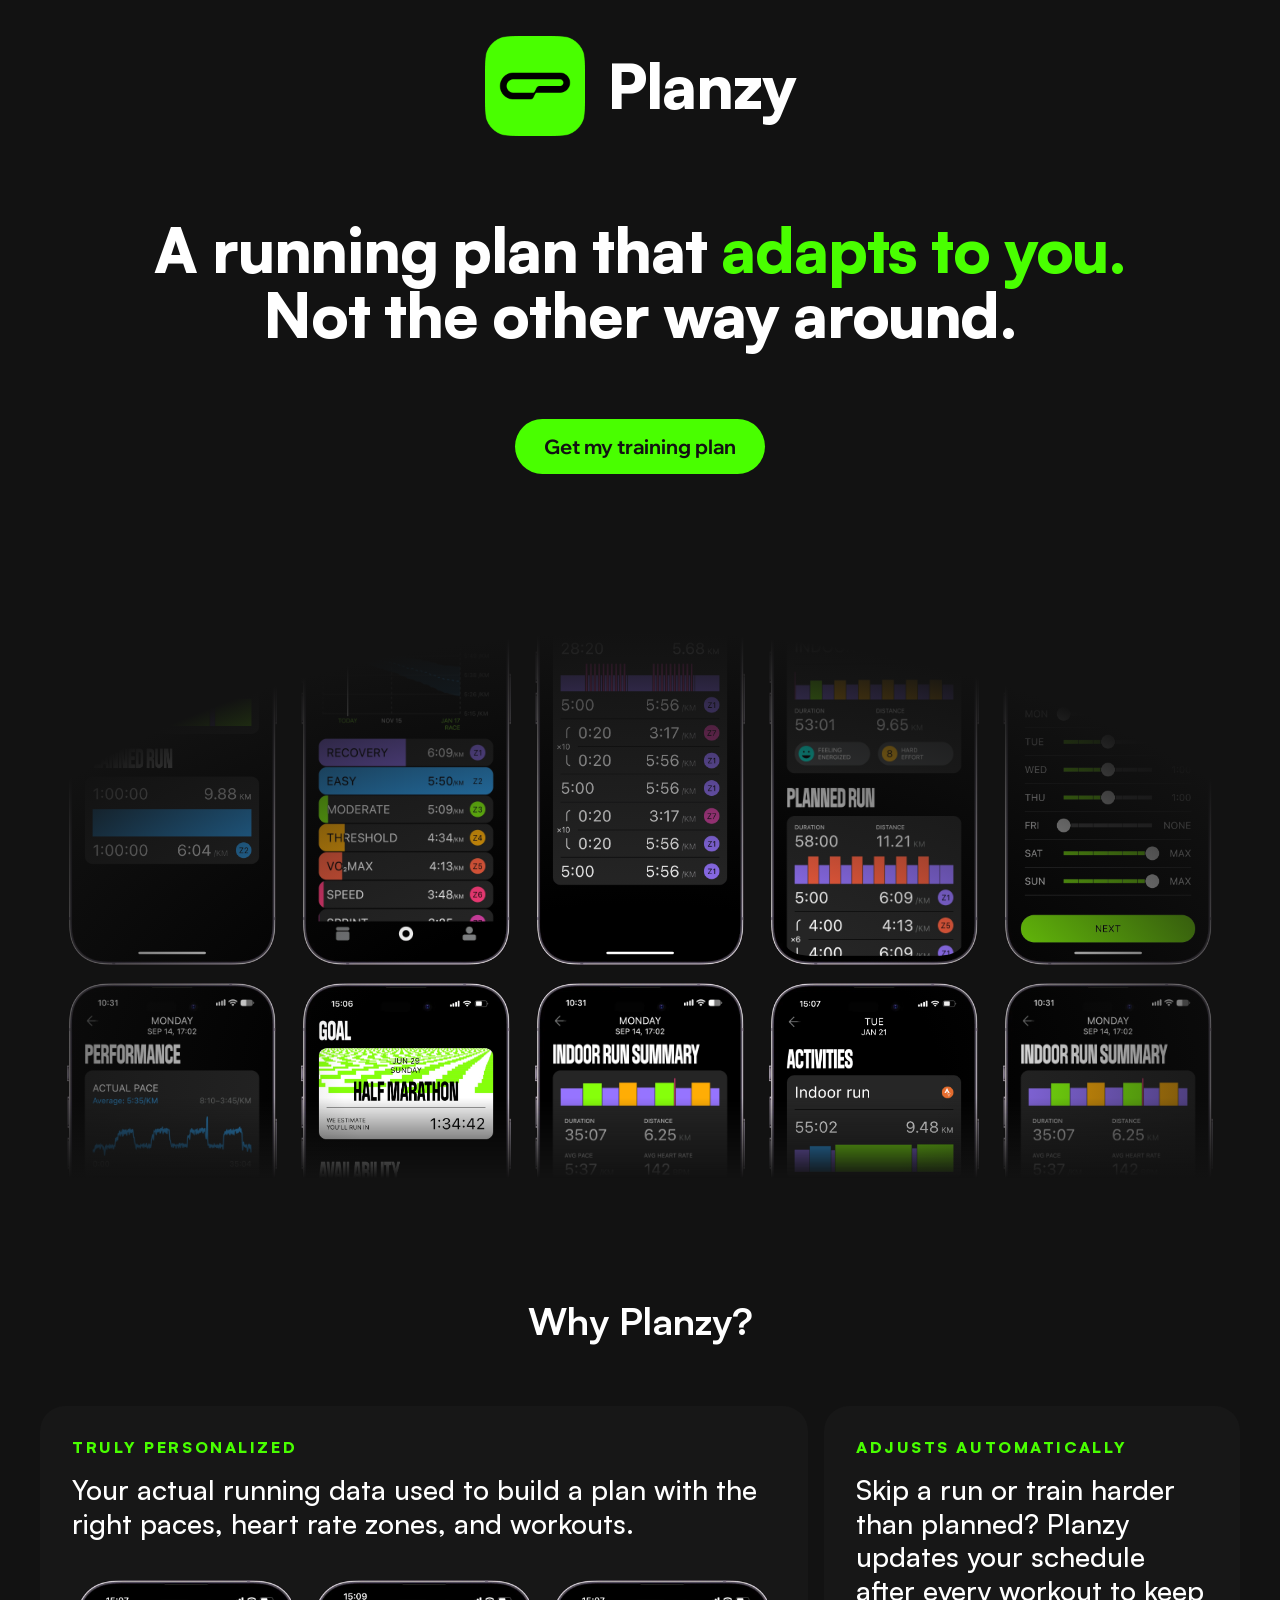
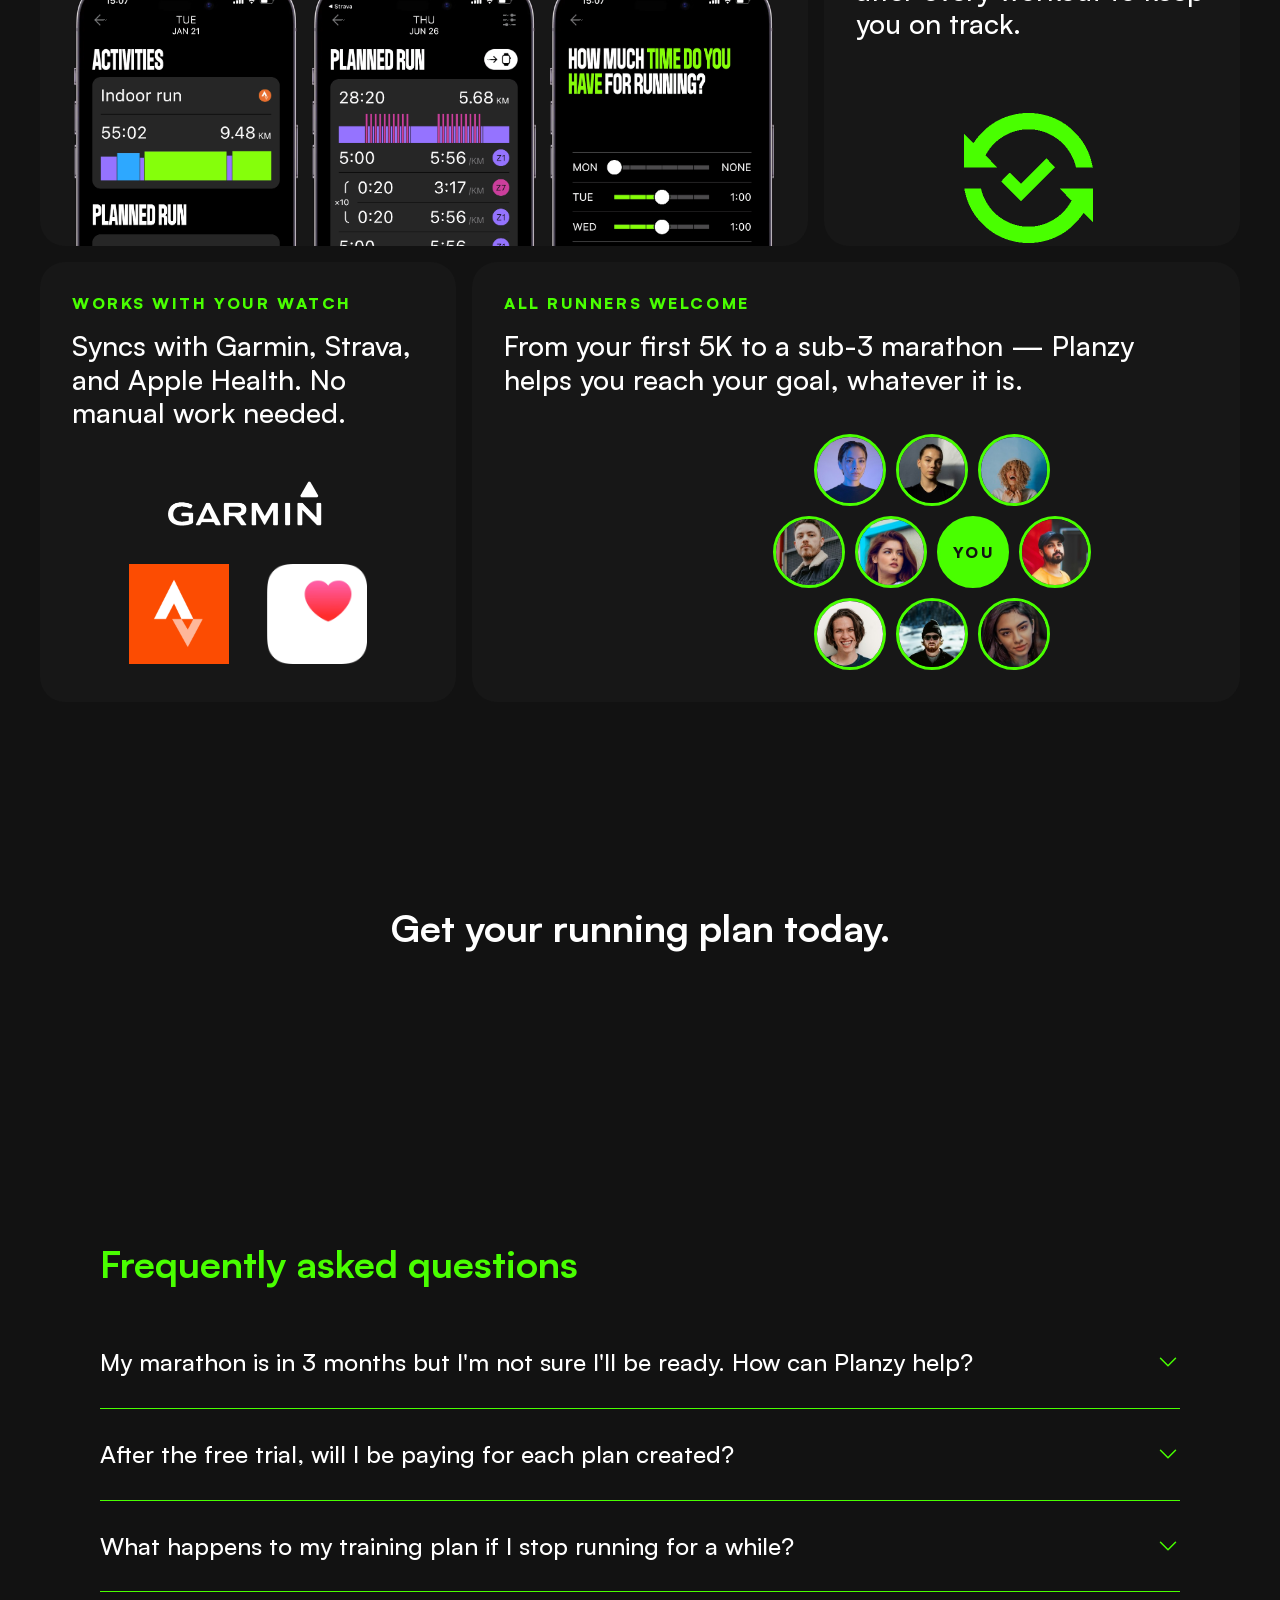
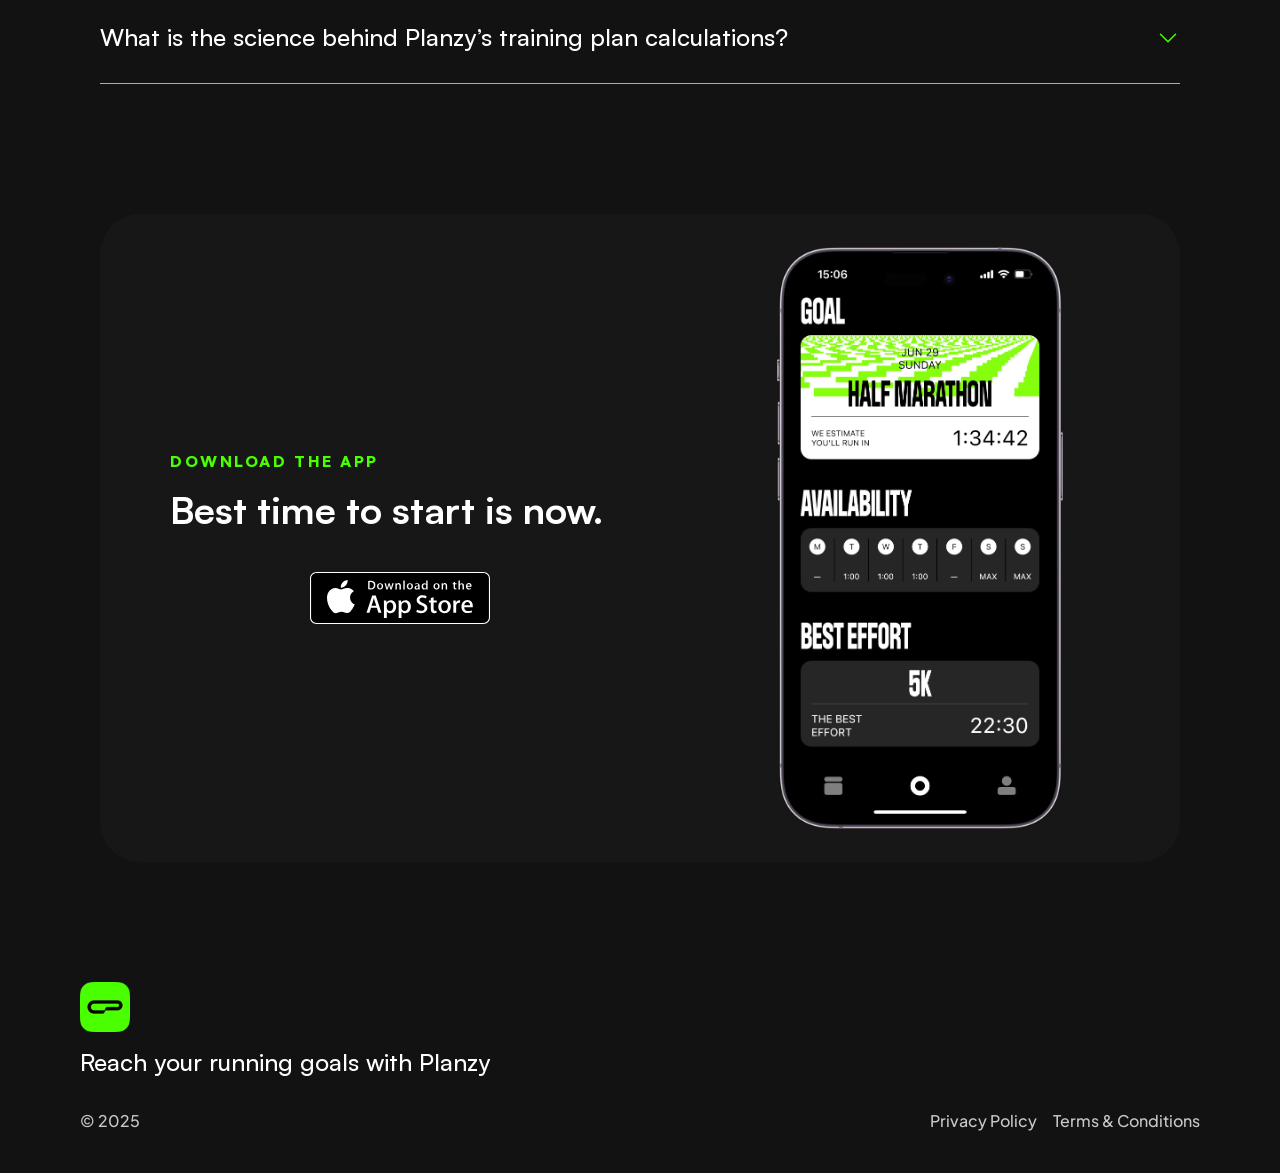
<file: index.html>
<!doctype html>
<html lang="en">
<head>
<meta charset="utf-8">
<meta name="viewport" content="width=device-width, initial-scale=1">
<title>Planzy — AI coach for runners: 5K, 10K, half &amp; marathon training plans</title>
<meta name="description" content="Train smarter for any distance with an AI-powered running coach that adapts to you. Get a personalized training plan based on your fitness level, goals, and schedule. Your plan evolves automatically as you progress, keeping you on track and injury-free.">
<link rel="canonical" href="https://planzy.ai/">
<meta property="og:type" content="website">
<meta property="og:url" content="https://planzy.ai/">
<meta property="og:title" content="Planzy — AI coach for runners: 5K, 10K, half &amp; marathon training plans">
<meta property="og:description" content="Train smarter for any distance with an AI-powered running coach that adapts to you. Get a personalized training plan based on your fitness level, goals, and schedule. Your plan evolves automatically as you progress, keeping you on track and injury-free.">
<meta property="og:image" content="https://planzy.ai/assets/img/og-image.png">
<meta name="twitter:card" content="summary_large_image">
<meta name="twitter:title" content="Planzy — AI coach for runners: 5K, 10K, half &amp; marathon training plans">
<meta name="twitter:description" content="Train smarter for any distance with an AI-powered running coach that adapts to you. Get a personalized training plan based on your fitness level, goals, and schedule. Your plan evolves automatically as you progress, keeping you on track and injury-free.">
<meta name="twitter:image" content="https://planzy.ai/assets/img/og-image.png">
<meta name="robots" content="max-image-preview:large">
<link rel="icon" href="/assets/img/favicon.png">
<link rel="apple-touch-icon" href="/assets/img/apple-touch-icon.png">
<link rel="preconnect" href="https://fonts.googleapis.com">
<link rel="preconnect" href="https://fonts.gstatic.com" crossorigin>
<link href="https://fonts.googleapis.com/css2?family=Plus+Jakarta+Sans:wght@500&family=Wix+Madefor+Display:wght@700&display=swap" rel="stylesheet">
<link rel="preload" href="/assets/fonts/satoshi-900.woff2" as="font" type="font/woff2" crossorigin>
<style>
@font-face { font-family: Satoshi; src: url(/assets/fonts/satoshi-500.woff2) format("woff2"); font-weight: 500; font-display: swap; }
@font-face { font-family: Satoshi; src: url(/assets/fonts/satoshi-700.woff2) format("woff2"); font-weight: 700; font-display: swap; }
@font-face { font-family: Satoshi; src: url(/assets/fonts/satoshi-900.woff2) format("woff2"); font-weight: 900; font-display: swap; }

:root {
  --bg: #121212;
  --card: #171717;
  --green: #49ff00;
  --text: #fff;
  --muted: #c8c8c8;
  --sans: Satoshi, sans-serif;
  --body: "Plus Jakarta Sans", sans-serif;
  --button: "Wix Madefor Display", sans-serif;
}
* { box-sizing: border-box; margin: 0; padding: 0; }
html { -webkit-text-size-adjust: 100%; }
body { background: var(--bg); color: var(--text); font-family: var(--sans); overflow-x: hidden; -webkit-font-smoothing: antialiased; }
img { display: block; max-width: 100%; }
a { color: inherit; text-decoration: none; }
.green { color: var(--green); }

/* labels and headings */
.label { font-weight: 900; font-size: 16px; line-height: 1.2; letter-spacing: .16em; text-transform: uppercase; color: var(--green); }
.h2 { font-weight: 700; font-size: 38px; line-height: 1.2; }

/* button */
.btn { display: inline-flex; align-items: center; justify-content: center; height: 55px; padding: 0 28px; border-radius: 999px; background: var(--green); color: var(--bg); font-family: var(--button); font-weight: 700; font-size: 20px; line-height: 24px; transition: transform .2s ease; }
.btn:hover { transform: scale(1.04); }

/* hero */
.hero { position: relative; padding-top: 36px; text-align: center; overflow: hidden; }
.brand { display: inline-flex; align-items: center; gap: 22px; }
.brand img { width: 100px; height: 100px; }
.brand span { font-weight: 900; font-size: 62px; line-height: 1.05; letter-spacing: -1.2px; }
.hero h1 { margin-top: 76px; font-weight: 900; font-size: 62px; line-height: 1.05; letter-spacing: -1.2px; }
.hero h1 .m { display: none; }
.hero .btn { margin-top: 72px; width: 250px; }

/* phone wall */
.wall { position: relative; height: 640px; margin-top: 64px; }
.wall-cols { position: absolute; left: 50%; top: 0; width: 1146px; margin-left: -573px; display: flex; gap: 24px; height: 100%; transform-origin: top center; }
.col { width: 210px; height: 100%; overflow: hidden; -webkit-mask-image: linear-gradient(transparent, #000 12.5%, #000 87.5%, transparent); mask-image: linear-gradient(transparent, #000 12.5%, #000 87.5%, transparent); }
.track { display: flex; flex-direction: column; gap: 18px; animation: down var(--dur) linear infinite; animation-delay: var(--delay); }
@keyframes down { from { transform: translateY(calc(-50% - 9px)); } to { transform: translateY(0); } }
.wall::after { content: ""; position: absolute; inset: 0; pointer-events: none; background: radial-gradient(60% 69.3% at 50% 84%, rgba(18,18,18,0) 38.9%, var(--bg) 100%); }

.phone { position: relative; width: 210px; aspect-ratio: 207 / 421; flex: none; }
.phone .screen { position: absolute; left: 4.6%; top: 1.9%; width: 90.8%; height: 96.2%; object-fit: cover; border-radius: 13% / 6.2%; }
.phone .frame { position: absolute; inset: 0; width: 100%; height: 100%; }

/* why */
.why { padding: 120px 40px 0; max-width: 1280px; margin: 0 auto; }
.why .h2 { text-align: center; }
.grid { margin-top: 62px; display: grid; grid-template-columns: 768fr 416fr; gap: 16px; }
.grid .row2 { grid-column: 1 / -1; display: grid; grid-template-columns: 416fr 768fr; gap: 16px; }
.card { position: relative; background: var(--card); border-radius: 25px; padding: 32px; height: 440px; overflow: hidden; }
.card h3 { margin-top: 16px; font-weight: 500; font-size: 28px; line-height: 1.2; }
.card-phones { position: absolute; left: 34px; top: 174px; display: flex; gap: 14px; }
.card-phones .phone { width: 224px; }
.sync { width: 201px; margin: 46px auto 0; }
.watch { display: flex; flex-direction: column; align-items: center; margin-top: 40px; }
.watch .garmin { width: 200px; }
.watch .apps { display: flex; gap: 38px; margin-top: 27px; }
.watch .apps img { width: 100px; height: 100px; }
.runners { display: flex; flex-direction: column; align-items: center; gap: 10px; margin-top: 38px; margin-left: 152px; }
.runners div { display: flex; gap: 10px; }
.runners img, .runners .you { width: 72px; height: 72px; border-radius: 50%; border: 3px solid var(--green); object-fit: cover; }
.runners .you { display: grid; place-items: center; background: var(--green); color: var(--bg); font-weight: 900; font-size: 16px; letter-spacing: .16em; padding-left: .16em; }

/* cta */
.cta { padding: 203px 20px 84px; text-align: center; }
.cta .btn { margin-top: 32px; width: 300px; color: #000; }

/* faq */
.faq { max-width: 1080px; margin: 0 auto; padding: 120px 0 0; }
.faq .h2 { color: var(--green); }
.faq-list { margin-top: 61px; }
.faq details { border-bottom: 1px solid var(--green); padding: 0 0 31px; margin-bottom: 31px; }
.faq summary { list-style: none; cursor: pointer; display: flex; justify-content: space-between; align-items: center; gap: 24px; font-weight: 500; font-size: 24px; line-height: 1.2; }
.faq summary::-webkit-details-marker { display: none; }
.faq summary svg { flex: none; width: 24px; height: 24px; transition: transform .25s ease; }
.faq details[open] summary svg { transform: rotate(180deg); }
.faq details p { margin-top: 29px; font-family: var(--body); font-weight: 500; font-size: 16px; line-height: 24px; color: #f4f4f4; }

/* download */
.download { max-width: 1080px; margin: 130px auto 0; background: var(--card); border-radius: 40px; padding: 32px 0 32px 40px; display: grid; grid-template-columns: 1fr 1fr; align-items: center; min-height: 648px; overflow: hidden; }
.download .text { width: 460px; justify-self: center; }
.download .h2 { margin-top: 16px; }
.download .h2 .m { display: none; }
.stores { display: flex; justify-content: center; gap: 12px; margin-top: 39px; }
.stores img { width: 180px; height: 52px; }
.download .phone { width: 286px; justify-self: center; }

/* footer */
footer { max-width: 1200px; margin: 80px auto 0; padding: 40px 40px 40px; }
footer .mark { width: 50px; height: 50px; }
footer .tag { margin-top: 16px; font-weight: 500; font-size: 24px; line-height: 1.2; }
footer .bottom { display: flex; justify-content: space-between; align-items: center; margin-top: 32px; font-family: var(--body); font-weight: 500; font-size: 16px; line-height: 24px; color: var(--muted); }
footer nav { display: flex; gap: 16px; }
footer nav a:hover { color: #fff; }

/* reveal on scroll */
.reveal { opacity: 0; transform: translateY(40px); transition: opacity .8s ease, transform .8s ease; }
.reveal.in { opacity: 1; transform: none; }
.no-js .reveal { opacity: 1; transform: none; }


@media (prefers-reduced-motion: reduce) {
  .track { animation: none; }
  .reveal { opacity: 1; transform: none; transition: none; }
}

/* tablet */
@media (max-width: 1100px) {
  .grid, .grid .row2 { grid-template-columns: 1fr; }
  .card { height: auto; min-height: 400px; }
  .card-phones { position: static; margin-top: 40px; margin-bottom: -120px; }
  .runners { margin-left: 0; }
  .faq, .download { margin-left: 24px; margin-right: 24px; }
  .download { grid-template-columns: 1fr; padding: 48px 24px 0; text-align: center; gap: 48px; }
  .download .text { width: auto; }
  .download .phone { margin-bottom: -180px; }
}

/* phone */
@media (max-width: 640px) {
  .hero { padding-top: 36px; }
  .brand { gap: 20px; }
  .brand img { width: 80px; height: 80px; }
  .brand span { font-size: 48px; }
  .hero h1 { margin-top: 56px; font-size: 40px; padding: 0 16px; }
  .hero h1 .m { display: inline; }
  .hero h1 .d { display: none; }
  .hero .btn { margin-top: 32px; }
  .wall { height: 820px; margin-top: 40px; }
  .wall-cols { transform: scale(1.3); }
  .wall::after { background: radial-gradient(130% 70% at 50% 50%, rgba(18,18,18,0) 55%, var(--bg) 100%); }
  .why { padding: 80px 16px 0; }
  .grid { margin-top: 40px; }
  .card { padding: 28px 24px; }
  .card h3 { font-size: 26px; }
  .card-phones { gap: 10px; }
  .card-phones .phone { width: 150px; }
  .card-phones .phone:nth-child(3) { display: none; }
  .card-phones { margin-bottom: -60px; }
  .runners img, .runners .you { width: 56px; height: 56px; }
  .cta { padding: 120px 16px 40px; }
  .cta .btn { width: auto; }
  .h2 { font-size: 32px; }
  .faq { padding-top: 80px; margin: 0 16px; }
  .faq-list { margin-top: 40px; }
  .faq summary { font-size: 20px; }
  .download { margin: 100px 16px 0; border-radius: 32px; }
  .download .h2 .m { display: inline; }
  .stores { flex-wrap: wrap; }
  .download .phone { width: 240px; }
  footer { padding: 40px 16px; }
  footer .bottom { flex-direction: column; align-items: flex-start; gap: 12px; }
}
</style>
</head>
<body class="no-js">
<script>document.body.classList.remove('no-js');</script>

<header class="hero" id="home">
  <a class="brand" href="#home" aria-label="Planzy">
    <img src="/assets/img/logo-mark.png" alt="" width="100" height="100">
    <span>Planzy</span>
  </a>
  <h1>A running plan<span class="d"> </span><br class="m">that <span class="green">adapts to you.</span><br>Not the other way around.</h1>
  <a class="btn" href="https://apps.apple.com/app/id6499276047">Get my training plan</a>

  <div class="wall" aria-hidden="true">
    <div class="wall-cols">
      <div class="col"><div class="track" style="--dur:22.5s;--delay:-3s">
        <div class="phone"><img class="screen" src="/assets/img/screen-activities.png" alt=""><img class="frame" src="/assets/img/phone-frame.webp" alt=""></div>
        <div class="phone"><img class="screen" src="/assets/img/screen-performance.webp" alt=""><img class="frame" src="/assets/img/phone-frame.webp" alt=""></div>
        <div class="phone"><img class="screen" src="/assets/img/screen-goal-10k.webp" alt=""><img class="frame" src="/assets/img/phone-frame.webp" alt=""></div>
        <div class="phone"><img class="screen" src="/assets/img/screen-activities.png" alt=""><img class="frame" src="/assets/img/phone-frame.webp" alt=""></div>
        <div class="phone"><img class="screen" src="/assets/img/screen-performance.webp" alt=""><img class="frame" src="/assets/img/phone-frame.webp" alt=""></div>
        <div class="phone"><img class="screen" src="/assets/img/screen-goal-10k.webp" alt=""><img class="frame" src="/assets/img/phone-frame.webp" alt=""></div>
      </div></div>
      <div class="col"><div class="track" style="--dur:19.5s;--delay:-9s">
        <div class="phone"><img class="screen" src="/assets/img/screen-zones.webp" alt=""><img class="frame" src="/assets/img/phone-frame.webp" alt=""></div>
        <div class="phone"><img class="screen" src="/assets/img/screen-goal.png" alt=""><img class="frame" src="/assets/img/phone-frame.webp" alt=""></div>
        <div class="phone"><img class="screen" src="/assets/img/screen-time.png" alt=""><img class="frame" src="/assets/img/phone-frame.webp" alt=""></div>
        <div class="phone"><img class="screen" src="/assets/img/screen-zones.webp" alt=""><img class="frame" src="/assets/img/phone-frame.webp" alt=""></div>
        <div class="phone"><img class="screen" src="/assets/img/screen-goal.png" alt=""><img class="frame" src="/assets/img/phone-frame.webp" alt=""></div>
        <div class="phone"><img class="screen" src="/assets/img/screen-time.png" alt=""><img class="frame" src="/assets/img/phone-frame.webp" alt=""></div>
      </div></div>
      <div class="col"><div class="track" style="--dur:17s;--delay:-2s">
        <div class="phone"><img class="screen" src="/assets/img/screen-planned-run.png" alt=""><img class="frame" src="/assets/img/phone-frame.webp" alt=""></div>
        <div class="phone"><img class="screen" src="/assets/img/screen-summary.webp" alt=""><img class="frame" src="/assets/img/phone-frame.webp" alt=""></div>
        <div class="phone"><img class="screen" src="/assets/img/screen-calendar.png" alt=""><img class="frame" src="/assets/img/phone-frame.webp" alt=""></div>
        <div class="phone"><img class="screen" src="/assets/img/screen-planned-run.png" alt=""><img class="frame" src="/assets/img/phone-frame.webp" alt=""></div>
        <div class="phone"><img class="screen" src="/assets/img/screen-summary.webp" alt=""><img class="frame" src="/assets/img/phone-frame.webp" alt=""></div>
        <div class="phone"><img class="screen" src="/assets/img/screen-calendar.png" alt=""><img class="frame" src="/assets/img/phone-frame.webp" alt=""></div>
      </div></div>
      <div class="col"><div class="track" style="--dur:19.5s;--delay:-6s">
        <div class="phone"><img class="screen" src="/assets/img/screen-indoor-run.webp" alt=""><img class="frame" src="/assets/img/phone-frame.webp" alt=""></div>
        <div class="phone"><img class="screen" src="/assets/img/screen-activities.png" alt=""><img class="frame" src="/assets/img/phone-frame.webp" alt=""></div>
        <div class="phone"><img class="screen" src="/assets/img/screen-zones.webp" alt=""><img class="frame" src="/assets/img/phone-frame.webp" alt=""></div>
        <div class="phone"><img class="screen" src="/assets/img/screen-indoor-run.webp" alt=""><img class="frame" src="/assets/img/phone-frame.webp" alt=""></div>
        <div class="phone"><img class="screen" src="/assets/img/screen-activities.png" alt=""><img class="frame" src="/assets/img/phone-frame.webp" alt=""></div>
        <div class="phone"><img class="screen" src="/assets/img/screen-zones.webp" alt=""><img class="frame" src="/assets/img/phone-frame.webp" alt=""></div>
      </div></div>
      <div class="col"><div class="track" style="--dur:22.5s;--delay:-11s">
        <div class="phone"><img class="screen" src="/assets/img/screen-time.png" alt=""><img class="frame" src="/assets/img/phone-frame.webp" alt=""></div>
        <div class="phone"><img class="screen" src="/assets/img/screen-summary.webp" alt=""><img class="frame" src="/assets/img/phone-frame.webp" alt=""></div>
        <div class="phone"><img class="screen" src="/assets/img/screen-goal.png" alt=""><img class="frame" src="/assets/img/phone-frame.webp" alt=""></div>
        <div class="phone"><img class="screen" src="/assets/img/screen-time.png" alt=""><img class="frame" src="/assets/img/phone-frame.webp" alt=""></div>
        <div class="phone"><img class="screen" src="/assets/img/screen-summary.webp" alt=""><img class="frame" src="/assets/img/phone-frame.webp" alt=""></div>
        <div class="phone"><img class="screen" src="/assets/img/screen-goal.png" alt=""><img class="frame" src="/assets/img/phone-frame.webp" alt=""></div>
      </div></div>
    </div>
  </div>
</header>

<main>
  <section class="why">
    <h2 class="h2 reveal">Why Planzy?</h2>
    <div class="grid">
      <div class="card reveal">
        <h6 class="label">Truly personalized</h6>
        <h3>Your actual running data used to build a plan with the right paces, heart rate zones, and workouts.</h3>
        <div class="card-phones" aria-hidden="true">
          <div class="phone"><img class="screen" src="/assets/img/screen-activities.png" alt="" loading="lazy"><img class="frame" src="/assets/img/phone-frame.webp" alt=""></div>
          <div class="phone"><img class="screen" src="/assets/img/screen-planned-run.png" alt="" loading="lazy"><img class="frame" src="/assets/img/phone-frame.webp" alt=""></div>
          <div class="phone"><img class="screen" src="/assets/img/screen-time.png" alt="" loading="lazy"><img class="frame" src="/assets/img/phone-frame.webp" alt=""></div>
        </div>
      </div>
      <div class="card reveal">
        <h6 class="label">Adjusts automatically</h6>
        <h3>Skip a run or train harder than planned? Planzy updates your schedule after every workout to keep you on track.</h3>
        <img class="sync" src="/assets/img/icon-sync.png" alt="" loading="lazy">
      </div>
      <div class="row2">
        <div class="card reveal">
          <h6 class="label">Works with your watch</h6>
          <h3>Syncs with Garmin, Strava, and Apple Health. No manual work needed.</h3>
          <div class="watch">
            <img class="garmin" src="/assets/img/logo-garmin.png" alt="Garmin" loading="lazy">
            <div class="apps">
              <img src="/assets/img/icon-strava.png" alt="Strava" loading="lazy">
              <img src="/assets/img/icon-health.png" alt="Apple Health" loading="lazy">
            </div>
          </div>
        </div>
        <div class="card reveal">
          <h6 class="label">All runners welcome</h6>
          <h3>From your first 5K to a sub-3 marathon — Planzy helps you reach your goal, whatever it is.</h3>
          <div class="runners" aria-hidden="true">
            <div><img src="/assets/img/runner-1.jpg" alt="" loading="lazy"><img src="/assets/img/runner-2.jpg" alt="" loading="lazy"><img src="/assets/img/runner-3.jpg" alt="" loading="lazy"></div>
            <div><img src="/assets/img/runner-4.jpg" alt="" loading="lazy"><img src="/assets/img/runner-5.jpg" alt="" loading="lazy"><span class="you">YOU</span><img src="/assets/img/runner-6.jpg" alt="" loading="lazy"></div>
            <div><img src="/assets/img/runner-7.jpg" alt="" loading="lazy"><img src="/assets/img/runner-8.jpg" alt="" loading="lazy"><img src="/assets/img/runner-9.jpg" alt="" loading="lazy"></div>
          </div>
        </div>
      </div>
    </div>
  </section>

  <section class="cta">
    <h2 class="h2 reveal">Get your running plan today.</h2>
    <a class="btn reveal" href="https://apps.apple.com/app/id6499276047">Start my 7 days free trial</a>
  </section>

  <section class="faq">
    <h2 class="h2 reveal">Frequently asked questions</h2>
    <div class="faq-list">
      <details class="reveal">
        <summary>My marathon is in 3 months but I'm not sure I'll be ready. How can Planzy help?<svg viewBox="0 0 24 24" aria-hidden="true"><path d="M19.5 8.25 12 15.75 4.5 8.25" fill="none" stroke="#49ff00" stroke-width="1.5" stroke-linecap="round" stroke-linejoin="round"/></svg></summary>
        <p>Planzy creates a personalized training plan based on your body metrics, current pace, and marathon date. You’ll see exactly what it will take to get ready. Good luck!</p>
      </details>
      <details class="reveal">
        <summary>After the free trial, will I be paying for each plan created?<svg viewBox="0 0 24 24" aria-hidden="true"><path d="M19.5 8.25 12 15.75 4.5 8.25" fill="none" stroke="#49ff00" stroke-width="1.5" stroke-linecap="round" stroke-linejoin="round"/></svg></summary>
        <p>No, you can create as many plans as you need during your subscription.</p>
      </details>
      <details class="reveal">
        <summary>What happens to my training plan if I stop running for a while?<svg viewBox="0 0 24 24" aria-hidden="true"><path d="M19.5 8.25 12 15.75 4.5 8.25" fill="none" stroke="#49ff00" stroke-width="1.5" stroke-linecap="round" stroke-linejoin="round"/></svg></summary>
        <p>As soon as you're ready to run again, just open the app — your plan will be recalculated to account for the break.</p>
      </details>
      <details class="reveal">
        <summary>What is the science behind Planzy’s training plan calculations?<svg viewBox="0 0 24 24" aria-hidden="true"><path d="M19.5 8.25 12 15.75 4.5 8.25" fill="none" stroke="#49ff00" stroke-width="1.5" stroke-linecap="round" stroke-linejoin="round"/></svg></summary>
        <p>Thanks for asking! Planzy uses adaptive algorithms, VO2 max estimates, pace trends and some magic of course.</p>
      </details>
    </div>
  </section>

  <section class="download reveal">
    <div class="text">
      <h6 class="label">Download the app</h6>
      <h2 class="h2">Best time to start<br class="m"> is now.</h2>
      <div class="stores">
        <a href="https://apps.apple.com/app/id6499276047"><img src="/assets/img/badge-app-store.svg" alt="Download on the App Store" width="180" height="52"></a>
      </div>
    </div>
    <div class="phone" aria-hidden="true"><img class="screen" src="/assets/img/screen-goal.png" alt="" loading="lazy"><img class="frame" src="/assets/img/phone-frame.webp" alt=""></div>
  </section>
</main>

<footer>
  <a href="#home" aria-label="Planzy"><img class="mark" src="/assets/img/logo-mark.png" alt=""></a>
  <p class="tag">Reach your running goals with Planzy</p>
  <div class="bottom">
    <span>© 2025</span>
    <nav>
      <a href="/privacy">Privacy Policy</a>
      <a href="/terms">Terms &amp; Conditions</a>
    </nav>
  </div>
</footer>

<script>
// Fade sections in as they scroll into view
(function () {
  var els = document.querySelectorAll('.reveal');
  if (!('IntersectionObserver' in window)) { els.forEach(function (e) { e.classList.add('in'); }); return; }
  var io = new IntersectionObserver(function (entries) {
    entries.forEach(function (e) { if (e.isIntersecting) { e.target.classList.add('in'); io.unobserve(e.target); } });
  }, { rootMargin: '0px 0px -10% 0px' });
  els.forEach(function (e) { io.observe(e); });
})();
</script>
</body>
</html>
</file>
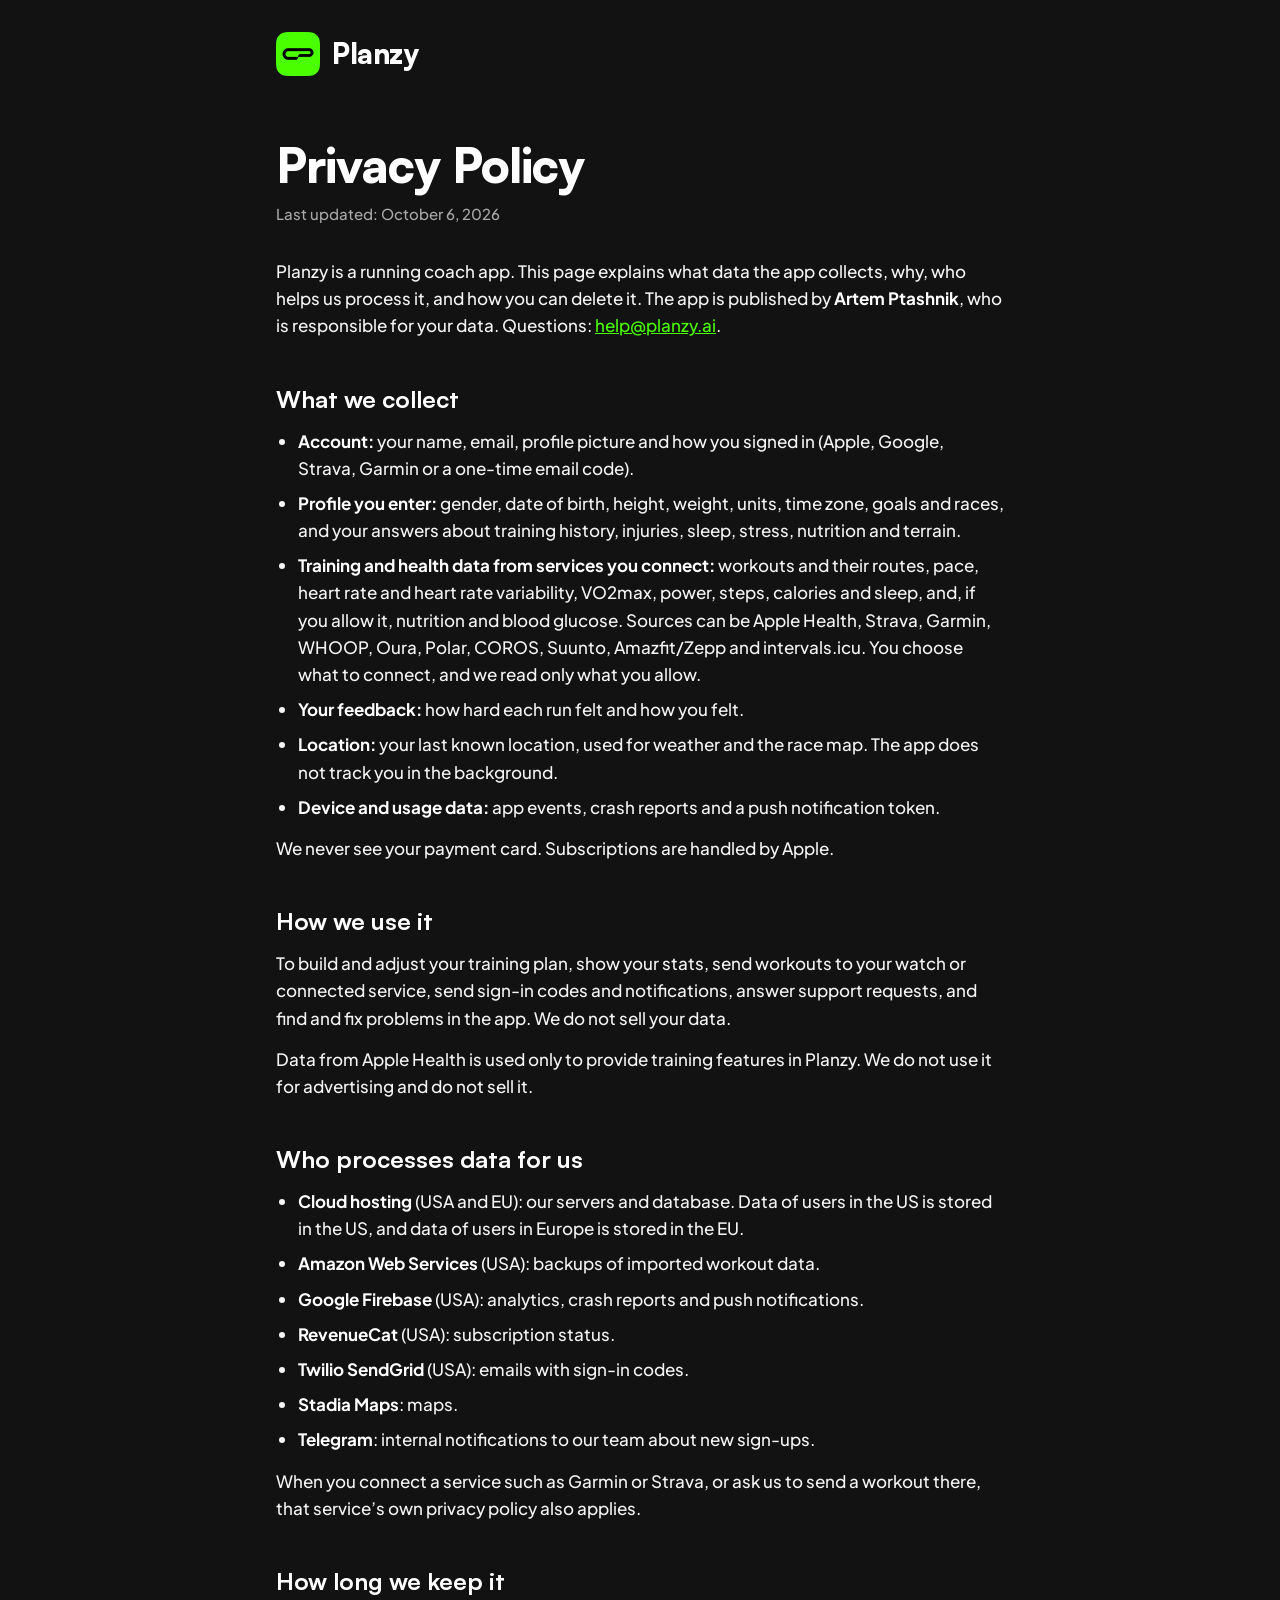
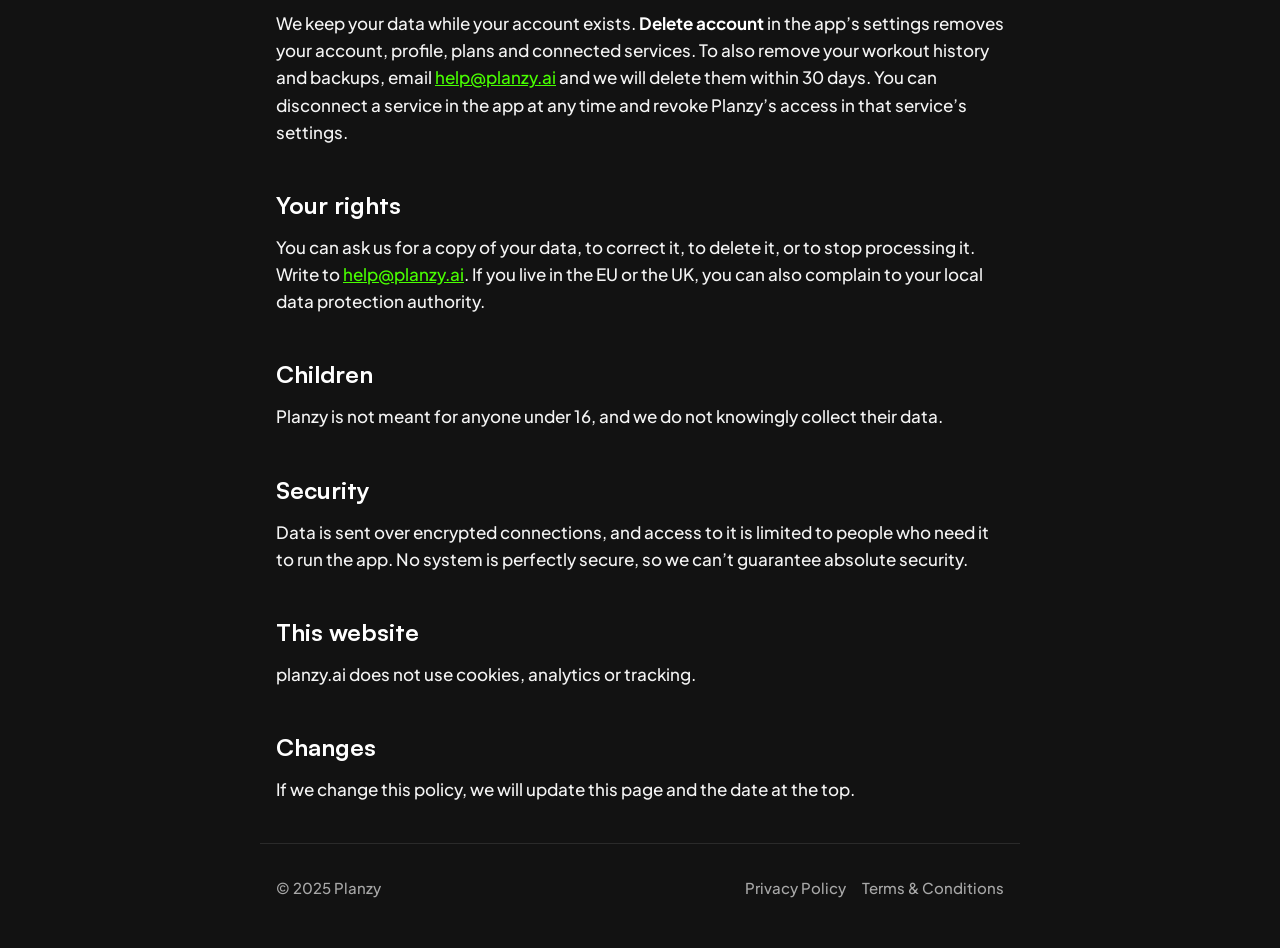
<file: privacy.html>
<!doctype html>
<html lang="en">
<head>
<meta charset="utf-8">
<meta name="viewport" content="width=device-width, initial-scale=1">
<title>Privacy Policy — Planzy</title>
<meta name="description" content="How the Planzy running coach app collects, uses and protects your data.">
<link rel="canonical" href="https://planzy.ai/privacy">
<link rel="icon" href="/assets/img/favicon.png">
<link rel="apple-touch-icon" href="/assets/img/apple-touch-icon.png">
<link rel="preconnect" href="https://fonts.googleapis.com">
<link rel="preconnect" href="https://fonts.gstatic.com" crossorigin>
<link href="https://fonts.googleapis.com/css2?family=Plus+Jakarta+Sans:wght@500;700&display=swap" rel="stylesheet">
<link rel="stylesheet" href="/assets/legal.css">
</head>
<body>
<div class="top"><a class="brand" href="/"><img src="/assets/img/logo-mark.png" alt="">Planzy</a></div>

<main>
  <h1>Privacy Policy</h1>
  <p class="updated">Last updated: October 6, 2026</p>

  <p class="lead">Planzy is a running coach app. This page explains what data the app collects, why, who helps us process it, and how you can delete it. The app is published by <strong>Artem Ptashnik</strong>, who is responsible for your data. Questions: <a href="mailto:help@planzy.ai">help@planzy.ai</a>.</p>

  <h2>What we collect</h2>
  <ul>
    <li><strong>Account:</strong> your name, email, profile picture and how you signed in (Apple, Google, Strava, Garmin or a one-time email code).</li>
    <li><strong>Profile you enter:</strong> gender, date of birth, height, weight, units, time zone, goals and races, and your answers about training history, injuries, sleep, stress, nutrition and terrain.</li>
    <li><strong>Training and health data from services you connect:</strong> workouts and their routes, pace, heart rate and heart rate variability, VO2max, power, steps, calories and sleep, and, if you allow it, nutrition and blood glucose. Sources can be Apple Health, Strava, Garmin, WHOOP, Oura, Polar, COROS, Suunto, Amazfit/Zepp and intervals.icu. You choose what to connect, and we read only what you allow.</li>
    <li><strong>Your feedback:</strong> how hard each run felt and how you felt.</li>
    <li><strong>Location:</strong> your last known location, used for weather and the race map. The app does not track you in the background.</li>
    <li><strong>Device and usage data:</strong> app events, crash reports and a push notification token.</li>
  </ul>
  <p>We never see your payment card. Subscriptions are handled by Apple.</p>

  <h2>How we use it</h2>
  <p>To build and adjust your training plan, show your stats, send workouts to your watch or connected service, send sign-in codes and notifications, answer support requests, and find and fix problems in the app. We do not sell your data.</p>
  <p>Data from Apple Health is used only to provide training features in Planzy. We do not use it for advertising and do not sell it.</p>

  <h2>Who processes data for us</h2>
  <ul>
    <li><strong>Cloud hosting</strong> (USA and EU): our servers and database. Data of users in the US is stored in the US, and data of users in Europe is stored in the EU.</li>
    <li><strong>Amazon Web Services</strong> (USA): backups of imported workout data.</li>
    <li><strong>Google Firebase</strong> (USA): analytics, crash reports and push notifications.</li>
    <li><strong>RevenueCat</strong> (USA): subscription status.</li>
    <li><strong>Twilio SendGrid</strong> (USA): emails with sign-in codes.</li>
    <li><strong>Stadia Maps</strong>: maps.</li>
    <li><strong>Telegram</strong>: internal notifications to our team about new sign-ups.</li>
  </ul>
  <p>When you connect a service such as Garmin or Strava, or ask us to send a workout there, that service’s own privacy policy also applies.</p>

  <h2>How long we keep it</h2>
  <p>We keep your data while your account exists. <strong>Delete account</strong> in the app’s settings removes your account, profile, plans and connected services. To also remove your workout history and backups, email <a href="mailto:help@planzy.ai">help@planzy.ai</a> and we will delete them within 30 days. You can disconnect a service in the app at any time and revoke Planzy’s access in that service’s settings.</p>

  <h2>Your rights</h2>
  <p>You can ask us for a copy of your data, to correct it, to delete it, or to stop processing it. Write to <a href="mailto:help@planzy.ai">help@planzy.ai</a>. If you live in the EU or the UK, you can also complain to your local data protection authority.</p>

  <h2>Children</h2>
  <p>Planzy is not meant for anyone under 16, and we do not knowingly collect their data.</p>

  <h2>Security</h2>
  <p>Data is sent over encrypted connections, and access to it is limited to people who need it to run the app. No system is perfectly secure, so we can’t guarantee absolute security.</p>

  <h2>This website</h2>
  <p>planzy.ai does not use cookies, analytics or tracking.</p>

  <h2>Changes</h2>
  <p>If we change this policy, we will update this page and the date at the top.</p>
</main>

<footer>
  <span>© 2025 Planzy</span>
  <nav><a href="/privacy">Privacy Policy</a><a href="/terms">Terms &amp; Conditions</a></nav>
</footer>
</body>
</html>
</file>
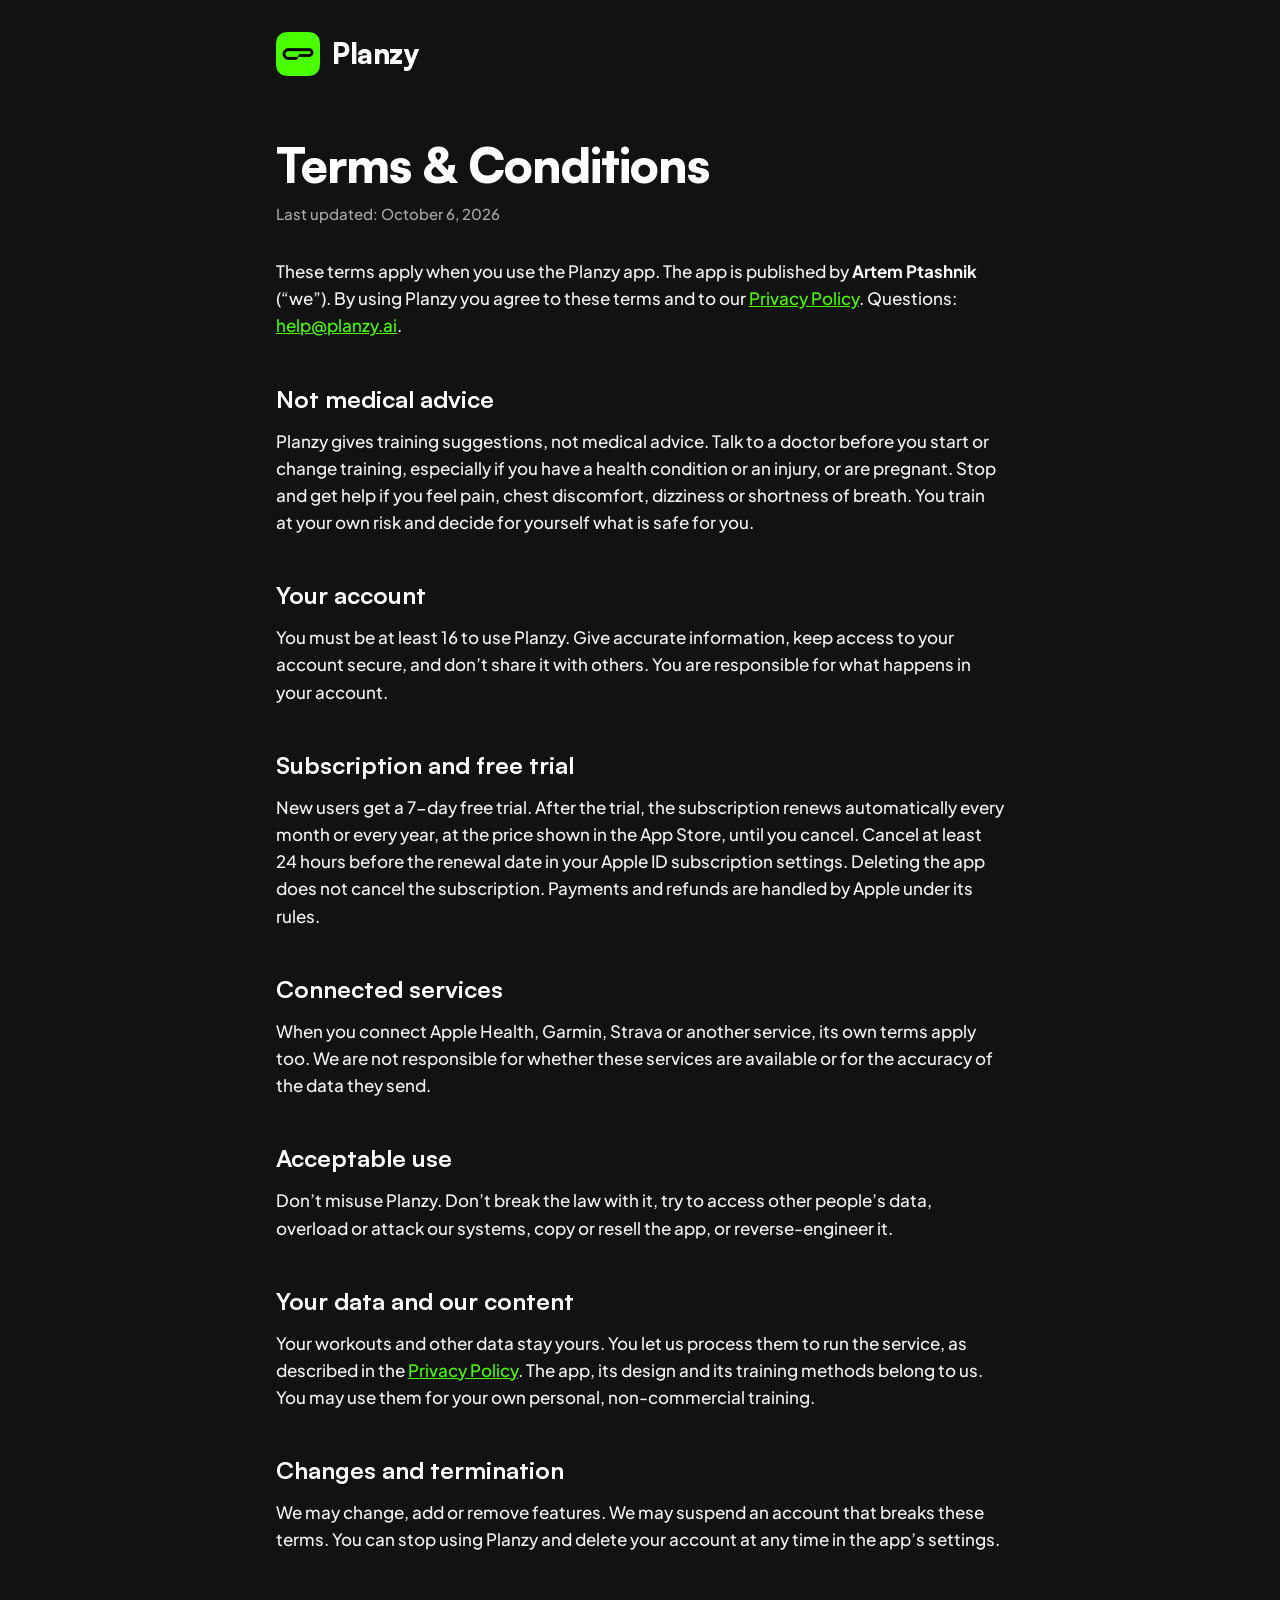
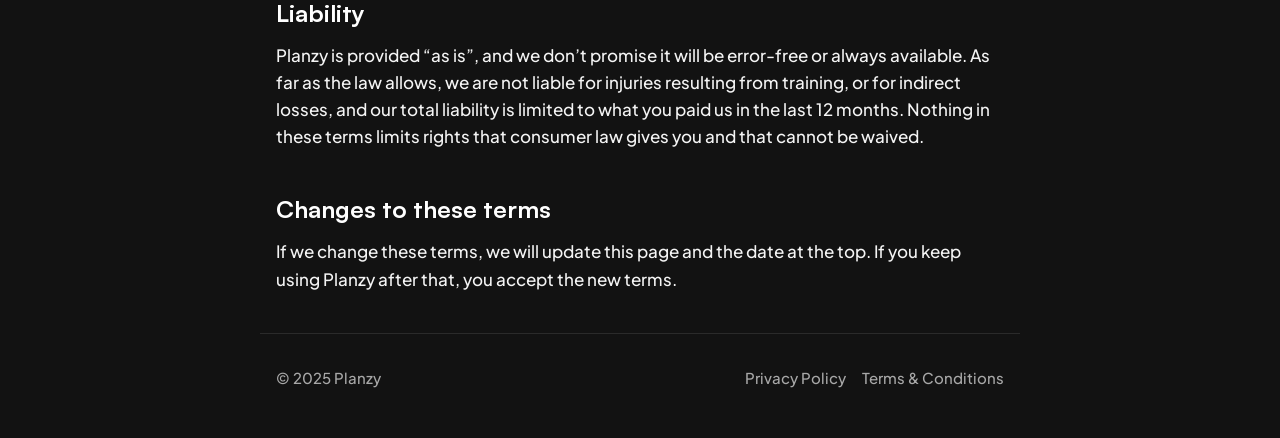
<file: terms.html>
<!doctype html>
<html lang="en">
<head>
<meta charset="utf-8">
<meta name="viewport" content="width=device-width, initial-scale=1">
<title>Terms &amp; Conditions — Planzy</title>
<meta name="description" content="Terms for using the Planzy running coach app.">
<link rel="canonical" href="https://planzy.ai/terms">
<link rel="icon" href="/assets/img/favicon.png">
<link rel="apple-touch-icon" href="/assets/img/apple-touch-icon.png">
<link rel="preconnect" href="https://fonts.googleapis.com">
<link rel="preconnect" href="https://fonts.gstatic.com" crossorigin>
<link href="https://fonts.googleapis.com/css2?family=Plus+Jakarta+Sans:wght@500;700&display=swap" rel="stylesheet">
<link rel="stylesheet" href="/assets/legal.css">
</head>
<body>
<div class="top"><a class="brand" href="/"><img src="/assets/img/logo-mark.png" alt="">Planzy</a></div>

<main>
  <h1>Terms &amp; Conditions</h1>
  <p class="updated">Last updated: October 6, 2026</p>

  <p class="lead">These terms apply when you use the Planzy app. The app is published by <strong>Artem Ptashnik</strong> (“we”). By using Planzy you agree to these terms and to our <a href="/privacy">Privacy Policy</a>. Questions: <a href="mailto:help@planzy.ai">help@planzy.ai</a>.</p>

  <h2>Not medical advice</h2>
  <p>Planzy gives training suggestions, not medical advice. Talk to a doctor before you start or change training, especially if you have a health condition or an injury, or are pregnant. Stop and get help if you feel pain, chest discomfort, dizziness or shortness of breath. You train at your own risk and decide for yourself what is safe for you.</p>

  <h2>Your account</h2>
  <p>You must be at least 16 to use Planzy. Give accurate information, keep access to your account secure, and don’t share it with others. You are responsible for what happens in your account.</p>

  <h2>Subscription and free trial</h2>
  <p>New users get a 7-day free trial. After the trial, the subscription renews automatically every month or every year, at the price shown in the App Store, until you cancel. Cancel at least 24 hours before the renewal date in your Apple ID subscription settings. Deleting the app does not cancel the subscription. Payments and refunds are handled by Apple under its rules.</p>

  <h2>Connected services</h2>
  <p>When you connect Apple Health, Garmin, Strava or another service, its own terms apply too. We are not responsible for whether these services are available or for the accuracy of the data they send.</p>

  <h2>Acceptable use</h2>
  <p>Don’t misuse Planzy. Don’t break the law with it, try to access other people’s data, overload or attack our systems, copy or resell the app, or reverse-engineer it.</p>

  <h2>Your data and our content</h2>
  <p>Your workouts and other data stay yours. You let us process them to run the service, as described in the <a href="/privacy">Privacy Policy</a>. The app, its design and its training methods belong to us. You may use them for your own personal, non-commercial training.</p>

  <h2>Changes and termination</h2>
  <p>We may change, add or remove features. We may suspend an account that breaks these terms. You can stop using Planzy and delete your account at any time in the app’s settings.</p>

  <h2>Liability</h2>
  <p>Planzy is provided “as is”, and we don’t promise it will be error-free or always available. As far as the law allows, we are not liable for injuries resulting from training, or for indirect losses, and our total liability is limited to what you paid us in the last 12 months. Nothing in these terms limits rights that consumer law gives you and that cannot be waived.</p>

  <h2>Changes to these terms</h2>
  <p>If we change these terms, we will update this page and the date at the top. If you keep using Planzy after that, you accept the new terms.</p>
</main>

<footer>
  <span>© 2025 Planzy</span>
  <nav><a href="/privacy">Privacy Policy</a><a href="/terms">Terms &amp; Conditions</a></nav>
</footer>
</body>
</html>
</file>
<file: assets/legal.css>
@font-face { font-family: Satoshi; src: url(/assets/fonts/satoshi-500.woff2) format("woff2"); font-weight: 500; font-display: swap; }
@font-face { font-family: Satoshi; src: url(/assets/fonts/satoshi-700.woff2) format("woff2"); font-weight: 700; font-display: swap; }
@font-face { font-family: Satoshi; src: url(/assets/fonts/satoshi-900.woff2) format("woff2"); font-weight: 900; font-display: swap; }

:root { --bg: #121212; --green: #49ff00; --text: #f4f4f4; --muted: #a8a8a8; --line: #2a2a2a; }
* { box-sizing: border-box; margin: 0; padding: 0; }
html { -webkit-text-size-adjust: 100%; }
body { background: var(--bg); color: var(--text); font-family: "Plus Jakarta Sans", sans-serif; font-weight: 500; font-size: 17px; line-height: 1.6; -webkit-font-smoothing: antialiased; }
a { color: var(--green); }

.top { max-width: 760px; margin: 0 auto; padding: 32px 16px 0; }
.brand { display: inline-flex; align-items: center; gap: 12px; color: #fff; text-decoration: none; font-family: Satoshi, sans-serif; font-weight: 900; font-size: 28px; letter-spacing: -.5px; }
.brand img { width: 44px; height: 44px; }

main { max-width: 760px; margin: 0 auto; padding: 56px 16px 40px; }
h1 { font-family: Satoshi, sans-serif; font-weight: 900; font-size: 48px; line-height: 1.05; letter-spacing: -1px; color: #fff; }
.updated { margin-top: 12px; color: var(--muted); font-size: 15px; }
.lead { margin-top: 32px; }
h2 { margin-top: 44px; font-family: Satoshi, sans-serif; font-weight: 700; font-size: 24px; line-height: 1.25; color: #fff; }
p, ul { margin-top: 14px; }
ul { padding-left: 22px; }
li + li { margin-top: 8px; }
strong { color: #fff; font-weight: 700; }

footer { max-width: 760px; margin: 0 auto; padding: 32px 16px 48px; border-top: 1px solid var(--line); display: flex; justify-content: space-between; gap: 16px; flex-wrap: wrap; color: var(--muted); font-size: 15px; }
footer nav { display: flex; gap: 16px; }
footer a { color: var(--muted); text-decoration: none; }
footer a:hover { color: #fff; }

@media (max-width: 640px) {
  h1 { font-size: 36px; }
  main { padding-top: 40px; }
}
</file>
